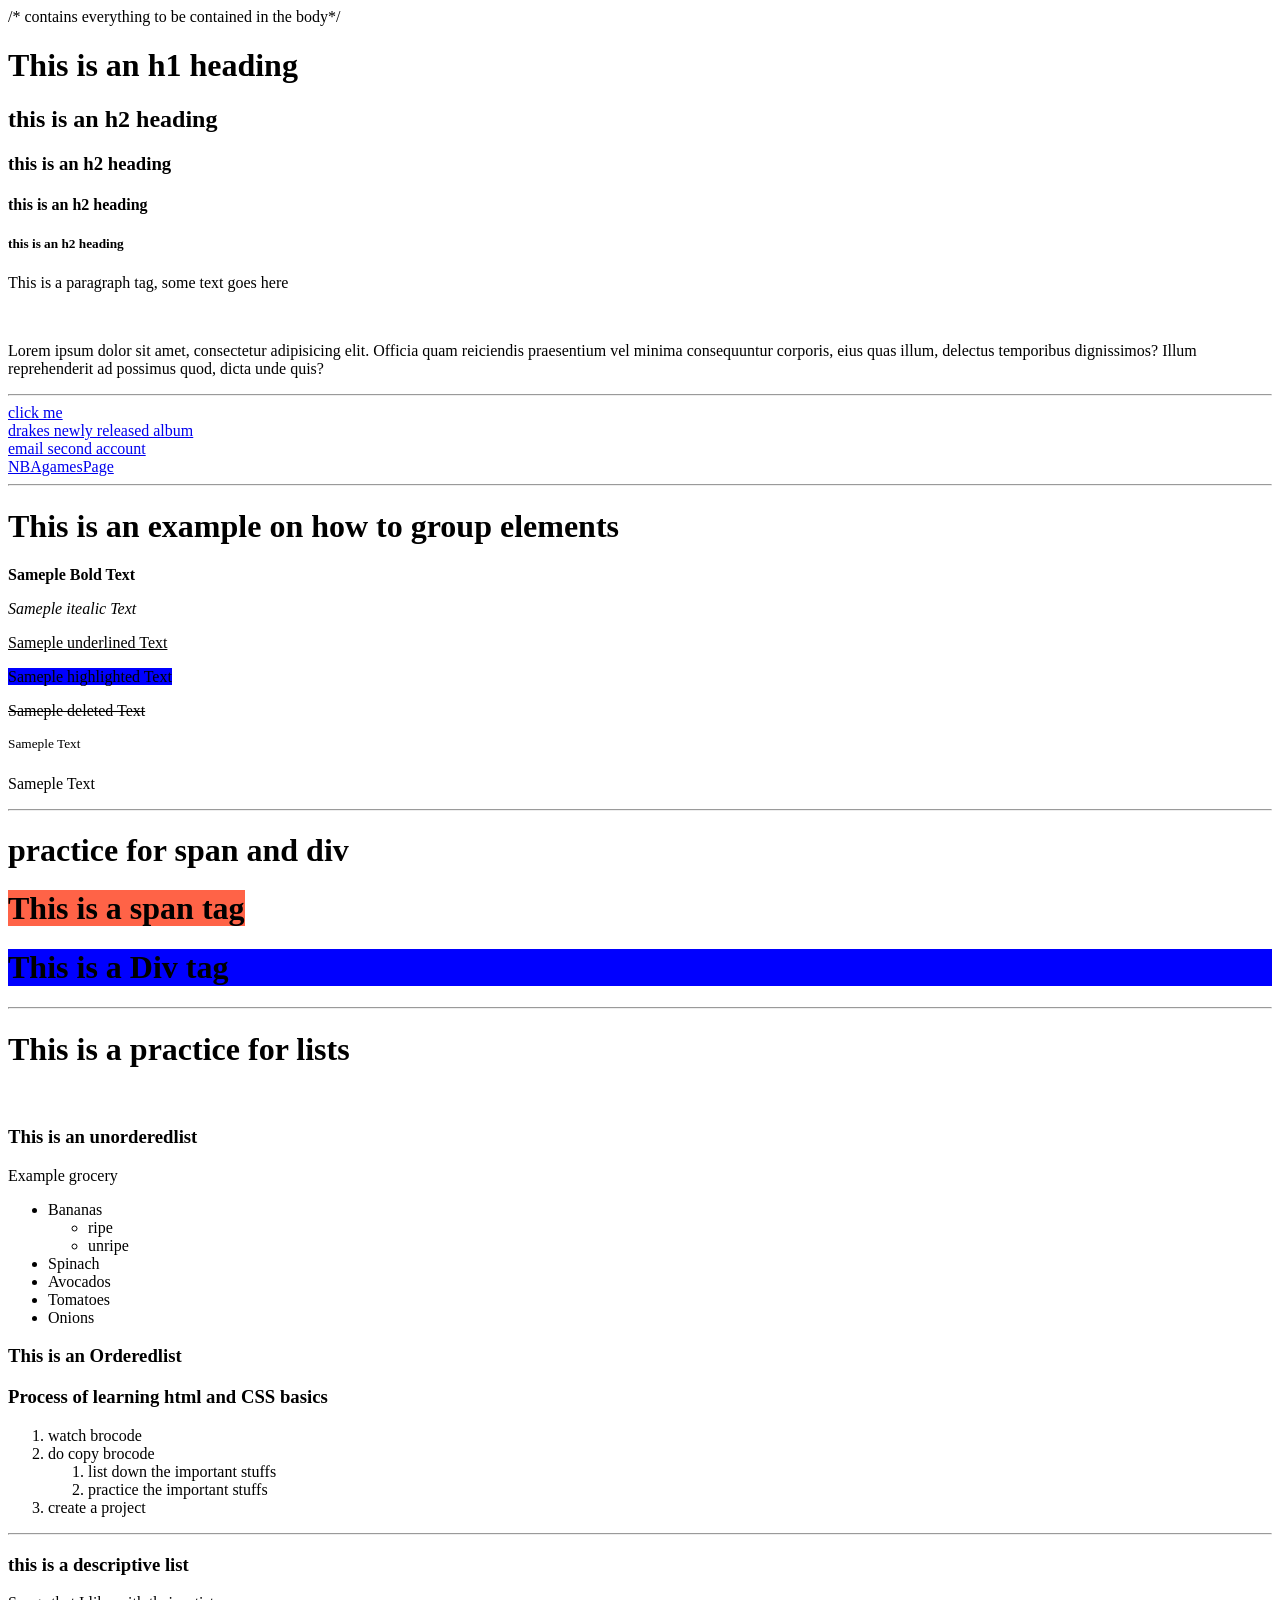
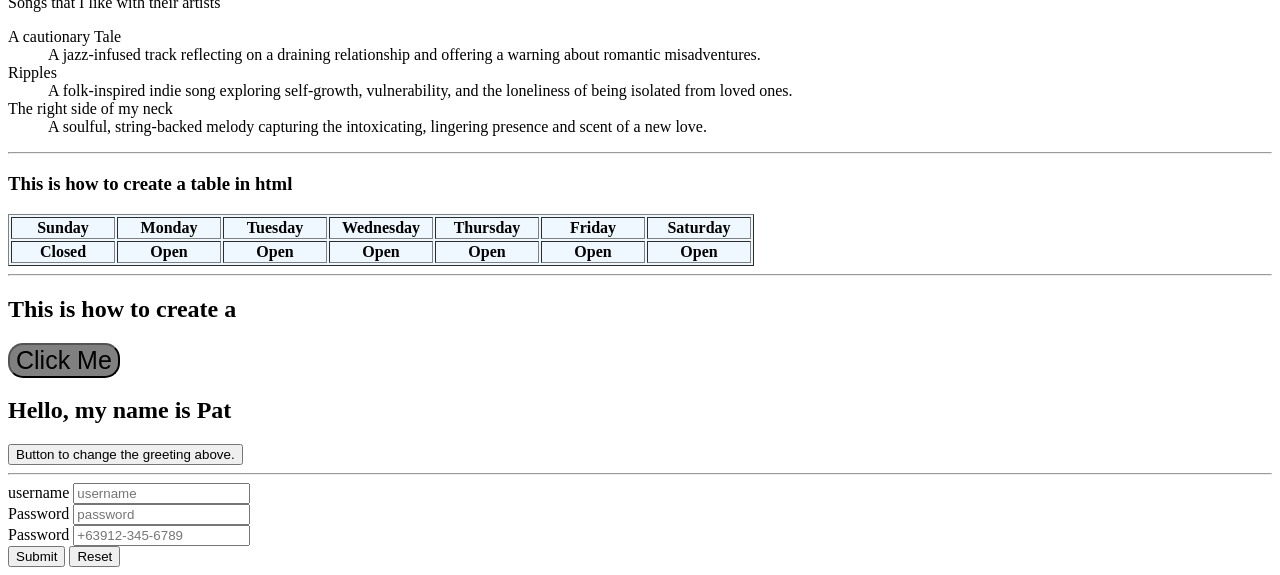
<file: index.html>
<!DOCTYPE HTML>
<html>
<head>
    <meta charset="UTF-8">
    <meta http-equiv="X-UA-Compatible" content="IE=edge">
    <meta name="name" content="viewport" content="width=device-width, initial-scale=1.0">
    <title>My first website</title>
    <!--
    <link rel = "icon" type"image/jpg" href ="favicon.jpg">
     -->
</head>

<body>
/* contains everything to be contained in the body*/
<h1>
   This is an h1 heading  
</h1>
<h2> this is an h2 heading</h2>
<h3> this is an h2 heading</h3>
<h4> this is an h2 heading</h4>
<h5> this is an h2 heading</h5>

<p> This is a paragraph tag, some text goes here</p>
<br> <!--this is a line break-->
<p> 
    Lorem ipsum dolor sit amet, consectetur adipisicing elit. Officia 
    quam reiciendis praesentium vel minima consequuntur corporis, eius quas illum, 
    delectus temporibus dignissimos? Illum reprehenderit ad possimus quod, dicta unde 
    quis?
</p>

<hr><!--adds a horizontal line across the page-->

<!--creating a hyperlink
we start of by creating a(anchor) tags
it brings us to the website
"target" opens another tab or another window
"title" places a label when we hover over it-->

<a href="https://gemini.google.com/app/c8f896c82bc20bc8"
target = "_blank"
title ="goes to gemini">
    click me
</a>
<br>
<a href ="drakealbum.html"
target=" "_blank>
    drakes newly released album
</a>
<br>
<a href = "mailto:pashan@addue.edu.ph"
target = "_blank">
    email second account
</a>
<br>
<a href = "NBAScheduleGames.html">NBAgamesPage
</a>

<hr> 
<h1>This is an example on how to group elements</h1>
<p><b>Sameple Bold Text</b></p>
<p><i>Sameple itealic Text</i></p>
<p><u>Sameple underlined Text</u></p>
<p><mark style ="background-color: blue">Sameple highlighted Text</mark></p>
<p><del>Sameple deleted Text</del></p>
<p><sup>Sameple Text</sup></p>
<p>Sameple Text</p>
<hr>
<h1> practice for span and div</h1>

<h1>
    <span style ="background-color:tomato">
         This is a span tag
    </span>
</h1>

<h1>
    <div style = "background-color:blue">
         This is a Div tag
    </div>
</h1>
 

<hr>
<h1>This is a practice for lists</h1>
<br>

<h3>This is an unorderedlist</h3>
<p>Example grocery </p>
<ul>
    <li>Bananas</li>
        <ul>
            <li>ripe</li>
             <li>unripe</li>
        </ul>
    <li>Spinach</li>
    <li>Avocados</li>
    <li>Tomatoes</li>
    <li>Onions</li>
</ul>

<h3>This is an Orderedlist</h3>
<h3> Process of learning html and CSS basics</h3>
<ol>
    <li>watch brocode</li>
    <li>do copy brocode</li>
        <ol>
            <li>list down the important stuffs</li>
            <li>practice the important stuffs</li>
        </ol>
    <li>create a project</li>
</ol>

<hr>
<h3> this is a descriptive list</h3>
<p> Songs that I like with their artists</p>
<dl>
    <dt>A cautionary Tale</dt>
    <dd>
        A jazz-infused track reflecting on a draining 
        relationship and offering a warning about romantic 
        misadventures.
    </dd>

    <dt>Ripples</dt>
    <dd>
        A folk-inspired indie song exploring self-growth, 
        vulnerability, and the loneliness of being isolated
        from loved ones.
    </dd>

    <dt>The right side of my neck</dt>
    <dd>
        A soulful, string-backed melody capturing the intoxicating,
         lingering presence and scent of a new love.
    </dd>
</dl>

<hr>
<h3> This is how to create a table in html</h3>
<table  border="1" style = "background-color:aliceblue">
    <tr align = "center">
        <th width = "100">Sunday</th>
        <th width = "100">Monday</th>
        <th width = "100">Tuesday</th>
        <th width = "100">Wednesday</th>
        <th width = "100">Thursday</th>
        <th width = "100">Friday</th>
        <th width = "100">Saturday</th>
    </tr>
    <tr align = "center">
        <th width = "100">Closed</th>
        <th width = "100">Open</th>
        <th width = "100">Open</th>
        <th width = "100">Open</th>
        <th width = "100">Open</th>
        <th width = "100">Open</th>
        <th width = "100">Open</th>
    </tr>
</table>
<hr>
<h2> This is how to create a </h2>

<a href = "drakealbum.html" target = "_blank">
<button   style = "font-size:25px; background-color:grey; 
color:black; border-radius:15px">
Click Me</button>
</a>


<h2 id = "greeting">Hello, my name is Pat</h2>
<button id = "greetingChanged">Button to change the greeting above.</button>
<script>
   
       const changeGreeting= document.getElementById("greetingChanged");
       const originalGreeting = document.getElementById("greeting");

       changeGreeting.addEventListener("click", function(){
        originalGreeting.textContent = "nice to meet you pat"
       })
    
</script>
<br>
<hr>
<form action = "index.php" method="POST">
    <label for ="username">username</label>
    <input type="text" id = "username" placeholder="username" required>
    <br>
     <label for ="password">Password</label>
    <input type="password" id = "password" placeholder="password" required>
    <br>
    <label for ="phone">Password</label>
    <input type="tel" id = "phone" placeholder="+63912-345-6789" pattern-="[6,3]{2}[0-9]{2} - [0-9]{3} - [0-9]{4}" required>
    <br>

    <input type ="submit">
    <input type ="reset">
</form>










</body>
</html>
</file>
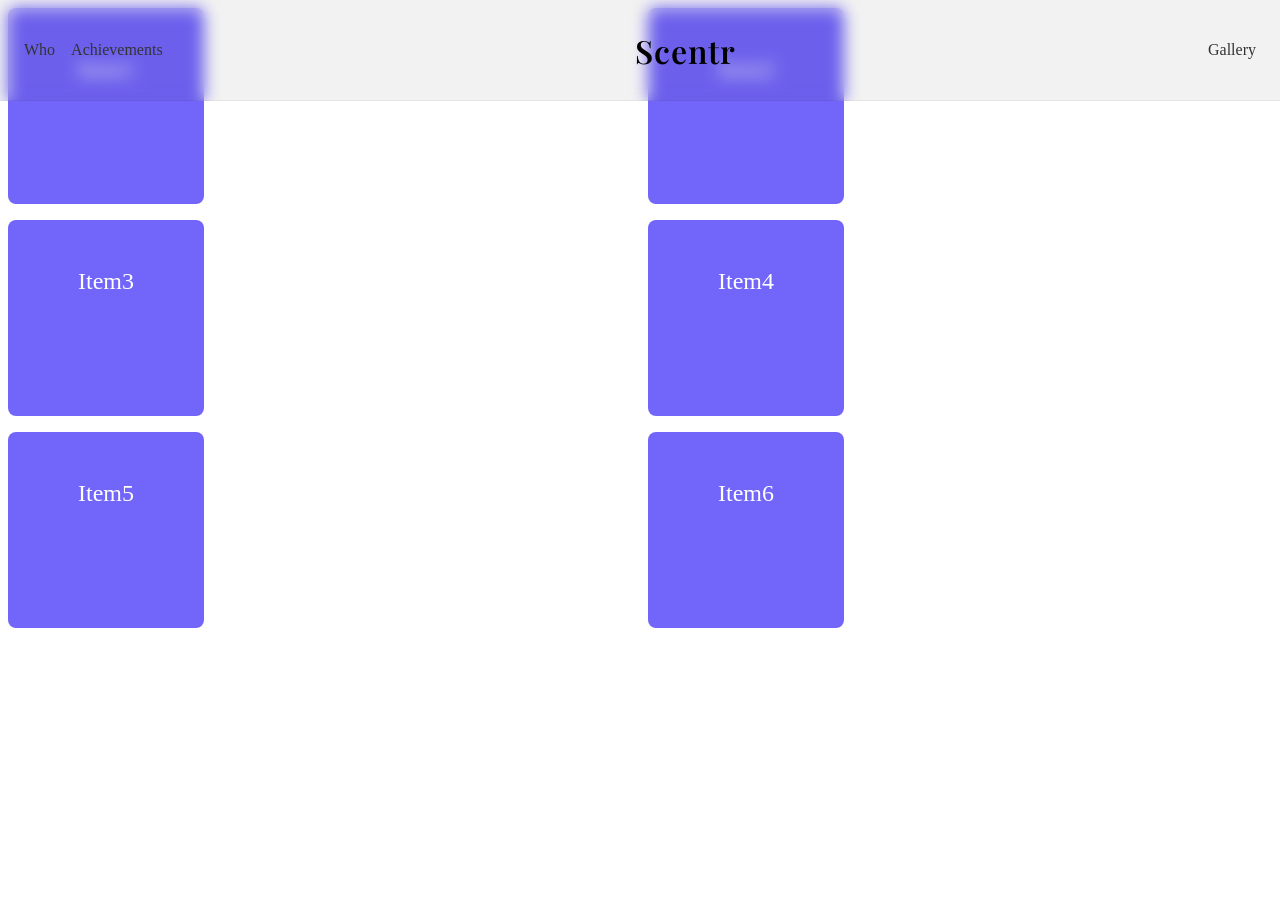
<file: productsDisplayWebsite/index.html>
<!doctype html>
<html>
  <head>
    <meta charset="UTF-8" />
    <meta http-equiv="X-UA-Compatible" content="IE=edge" />
    <meta name="viewport" content="width=device-width, initial-scale=1.0" />
    <title>Who is she?</title>

    <!--<link rel="icon" type="image/jpeg" href="NBAIcon.jpg" />-->

    <link rel="preconnect" href="https://fonts.googleapis.com" />
    <link rel="preconnect" href="https://fonts.gstatic.com" crossorigin />
    <link
      href="https://fonts.googleapis.com/css2?family=Montserrat:ital,wght@0,100..900;1,100..900&family=Playfair+Display:ital,wght@0,400..900;1,400..900&display=swap"
      rel="stylesheet" />

    <link rel="stylesheet" href="style2.css" />
  </head>
  <body>
    <header>
      <div id="headerContainer">
        <!--Left Center Title-->
        <nav id="left-nav" class="nav-group">
          <a href="#aboutLaufey">Who</a>
          <a href="#achievementsDisplay">Achievements</a>
        </nav>

        <!-- Centered Title -->
        <h1 id="headerTitle">Scentr</h1>

        <!-- Right Navigation Links -->
        <nav id="right-nav" class="nav-group">
          <a href="#musicGallery">Gallery</a>
        </nav>
      </div>
    </header>
    <div class="gridContainer" id="itemsDisplay">
      <div class="items">Item1</div>
      <div class="items">Item2</div>
      <div class="items">Item3</div>
      <div class="items">Item4</div>
      <div class="items">Item5</div>
      <div class="items">Item6</div>
    </div>
  </body>
</html>
</file>
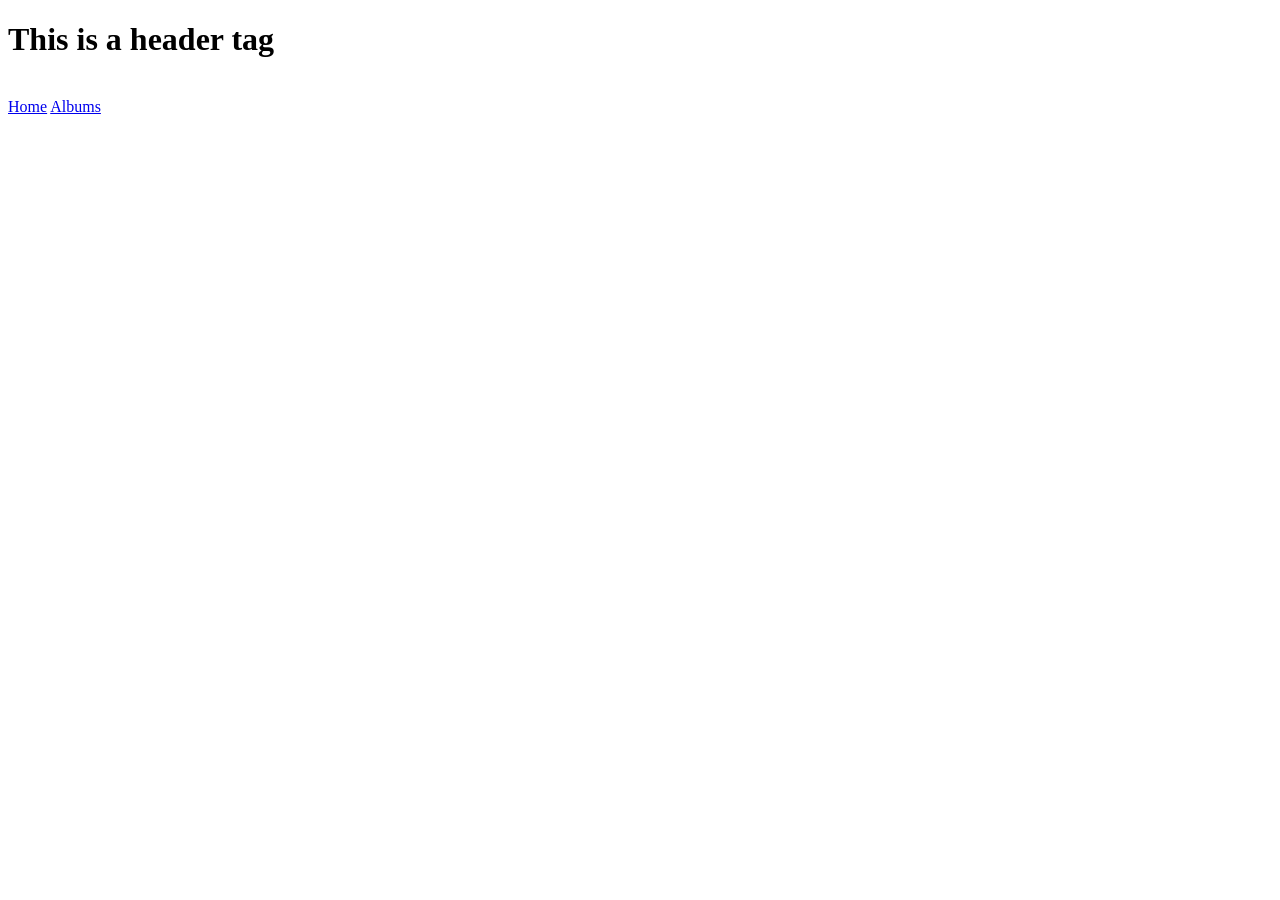
<file: index2.html>
<!DOCTYPE html>
<html>
<head>

</head>

<body>
    <header>
        <span>
        <h1>This is a header tag</h1><br>
        </span>
        <span>
        <a href ="index.html">Home</a>
        <a href ="drakealbum.html">Albums</a>
        
        </span>
    </header>
</body>

</html>
</file>
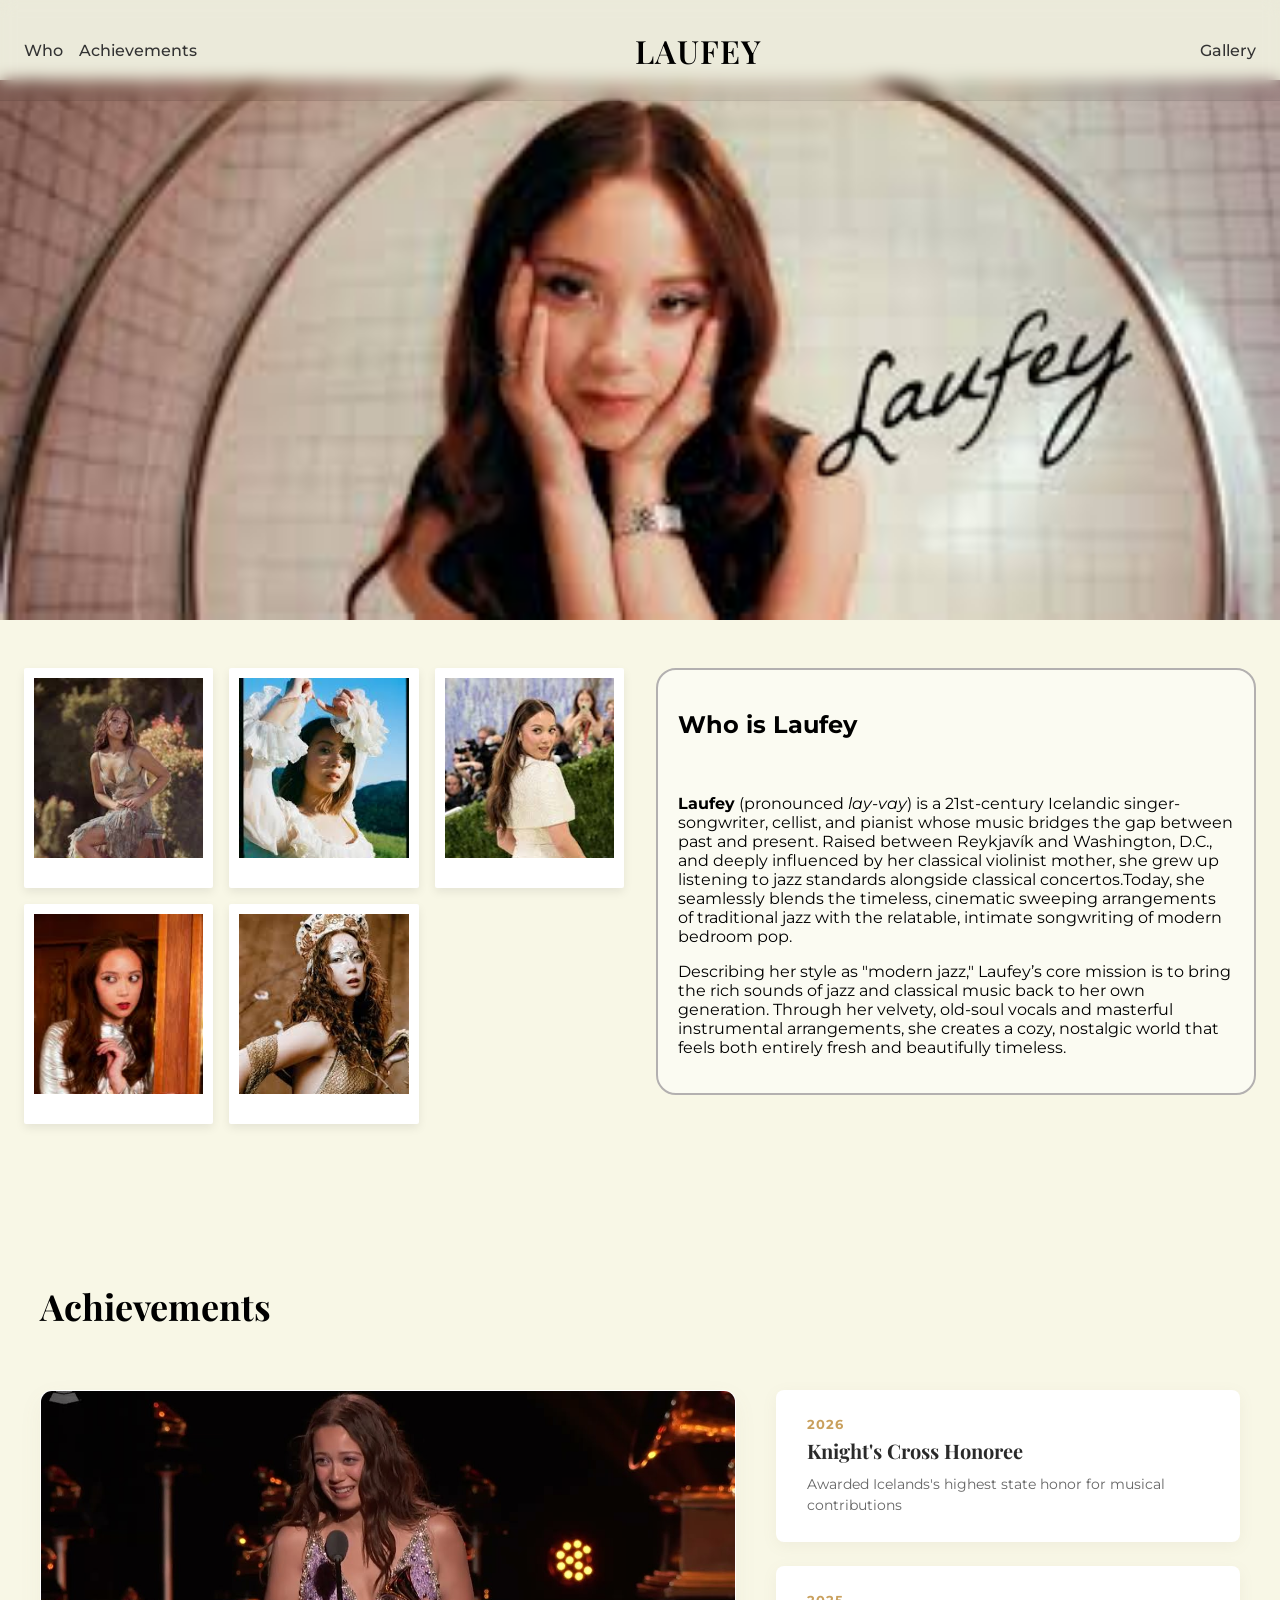
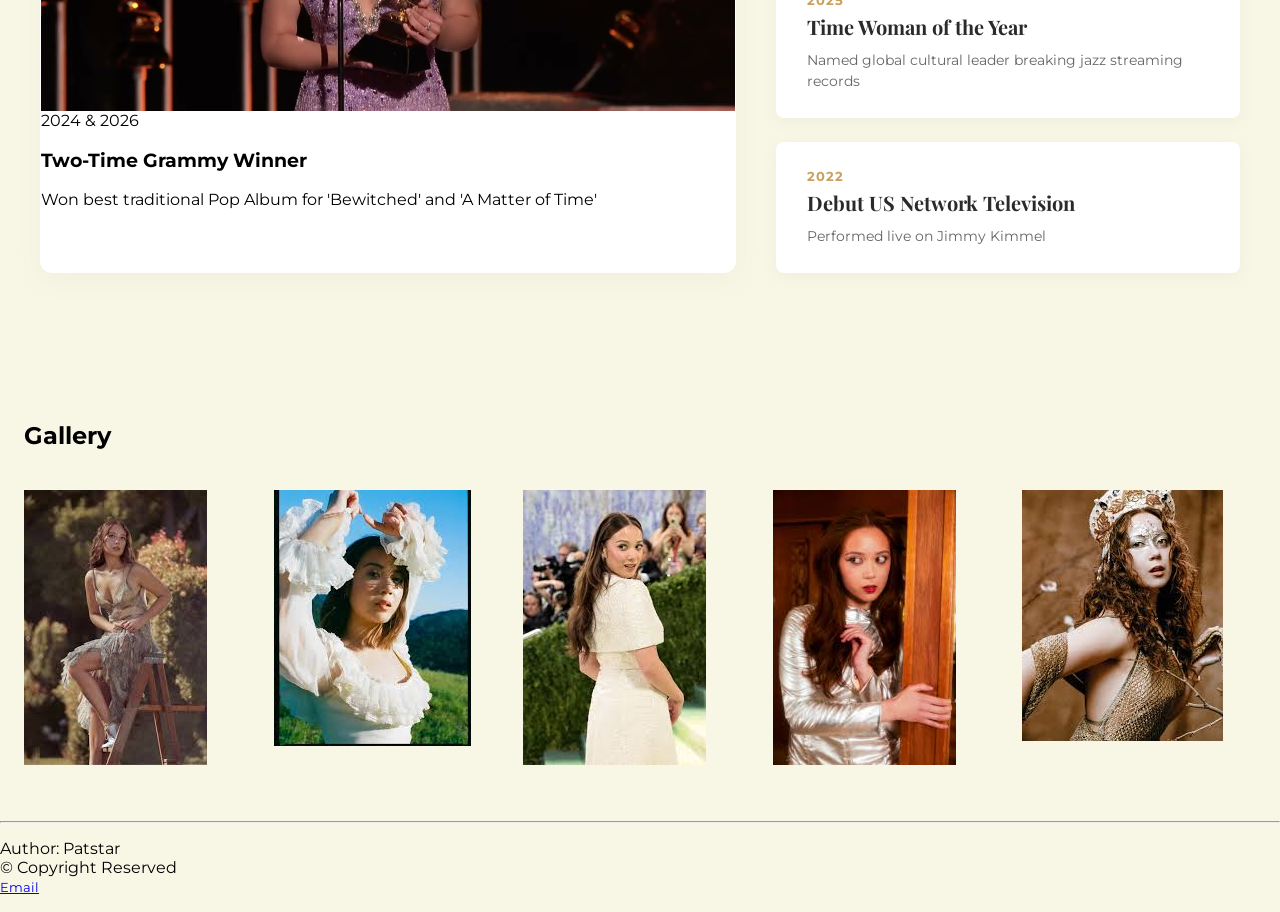
<file: laufeygallery.html>
<!doctype html>
<html>
  <head>
    <meta charset="UTF-8" />
    <meta http-equiv="X-UA-Compatible" content="IE=edge" />
    <meta name="viewport" content="width=device-width, initial-scale=1.0" />
    <title>Who is she?</title>

    <link rel="icon" type="image/jpeg" href="NBAIcon.jpg" />
    <link rel="preconnect" href="https://fonts.googleapis.com" />
    <link rel="preconnect" href="https://fonts.gstatic.com" crossorigin />
    <link
      href="https://fonts.googleapis.com/css2?family=Montserrat:ital,wght@0,100..900;1,100..900&family=Playfair+Display:ital,wght@0,400..900;1,400..900&display=swap"
      rel="stylesheet" />

    <link rel="stylesheet" href="style.css" />
  </head>

  <body>
    <!--Header Part -->
    <header>
      <div id="headerContainer">
        <!--Left Center Title-->
        <nav id="left-nav" class="nav-group">
          <a href="#aboutLaufey">Who</a>
          <a href="#achievementsDisplay">Achievements</a>
        </nav>

        <!-- Centered Title -->
        <h1 id="headerTitle">LAUFEY</h1>

        <!-- Right Navigation Links -->
        <nav id="right-nav" class="nav-group">
          <a href="#musicGallery">Gallery</a>
        </nav>
      </div>
    </header>

    <!--- Page to display basic information about laufey-->
    <div id="CoverPage">
      <img src="LaufeyPhotos/LaufeyLandscape.png" />
    </div>
    <section id="aboutLaufey">
      <div class="photoGrid" id="photoArrangements">
        <img id="photoGridelement1" src="LaufeyPhotos/Laufey1.png" />
        <img id="photoGridelement2" src="LaufeyPhotos/Laufey2.png" />
        <img id="photoGridelement3" src="LaufeyPhotos/Laufey3.png" />
        <img id="photoGridelement4" src="LaufeyPhotos/Laufey4.png" />
        <img id="photoGridelement5" src="LaufeyPhotos/Laufey5.png" />
      </div>

      <div class="bio-text" id="wordings">
        <h2>Who is Laufey</h2>
        <br />
        <p>
          <strong> Laufey</strong> (pronounced <em>lay-vay</em>) is a
          21st-century Icelandic singer-songwriter, cellist, and pianist whose
          music bridges the gap between past and present. Raised between
          Reykjavík and Washington, D.C., and deeply influenced by her classical
          violinist mother, she grew up listening to jazz standards alongside
          classical concertos.Today, she seamlessly blends the timeless,
          cinematic sweeping arrangements of traditional jazz with the
          relatable, intimate songwriting of modern bedroom pop.
        </p>
        <p>
          Describing her style as "modern jazz," Laufey’s core mission is to
          bring the rich sounds of jazz and classical music back to her own
          generation. Through her velvety, old-soul vocals and masterful
          instrumental arrangements, she creates a cozy, nostalgic world that
          feels both entirely fresh and beautifully timeless.
        </p>
      </div>
    </section>

    <!--For the Achievements Page-->
    <section id="achievementsDisplay">
      <h2>Achievements</h2>
      <!--Describes the the recent laufey achievement with a small grid on the left hand side-->
      <div id="leftSide">
        <img
          id="LaufeyGrammyPhoto"
          src="LaufeyPhotos/LaufeyGrammyPhotoLandscape.jpg" />
        <div id="achaievementSpotlight">
          <span>2024 & 2026</span>
          <h3>Two-Time Grammy Winner</h3>
          <p>
            Won best traditional Pop Album for 'Bewitched' and 'A Matter of
            Time'
          </p>
        </div>
      </div>
      <!--Describes the previous achievements of laufey in the right hand side-->
      <div id="achievementList">
        <div id="knightsCrossHonoree" class="achievementCard">
          <span class="cardYear">2026</span>
          <h3>Knight's Cross Honoree</h3>
          <p>
            Awarded Icelands's highest state honor for musical contributions
          </p>
        </div>

        <div id="TimeWomanOfTheYear" class="achievementCard">
          <span class="cardYear">2025</span>
          <h3>Time Woman of the Year</h3>
          <p>Named global cultural leader breaking jazz streaming records</p>
        </div>
        <div id="debutUSNetworkTelevision" class="achievementCard">
          <span class="cardYear">2022</span>
          <h3>Debut US Network Television</h3>
          <p>Performed live on Jimmy Kimmel</p>
        </div>
      </div>
    </section>

    <section id="musicGallery">
      <h2>Gallery</h2>
      <div class="gallery-grid">
        <img src="LaufeyPhotos/Laufey1.png" alt="Laufey portrait 1" />
        <img src="LaufeyPhotos/Laufey2.png" alt="Laufey portrait 2" />
        <img src="LaufeyPhotos/Laufey3.png" alt="Laufey portrait 3" />
        <img src="LaufeyPhotos/Laufey4.png" alt="Laufey portrait 4" />
        <img src="LaufeyPhotos/Laufey5.png" alt="Laufey portrait 5" />
      </div>
    </section>

    <footer>
      <hr />
      <p>
        Author: Patstar<br />
        &copy; Copyright Reserved<br />
        <small><a href="mailto:pashan@addu.edu.ph">Email</a></small>
      </p>
    </footer>
  </body>
</html>
</file>
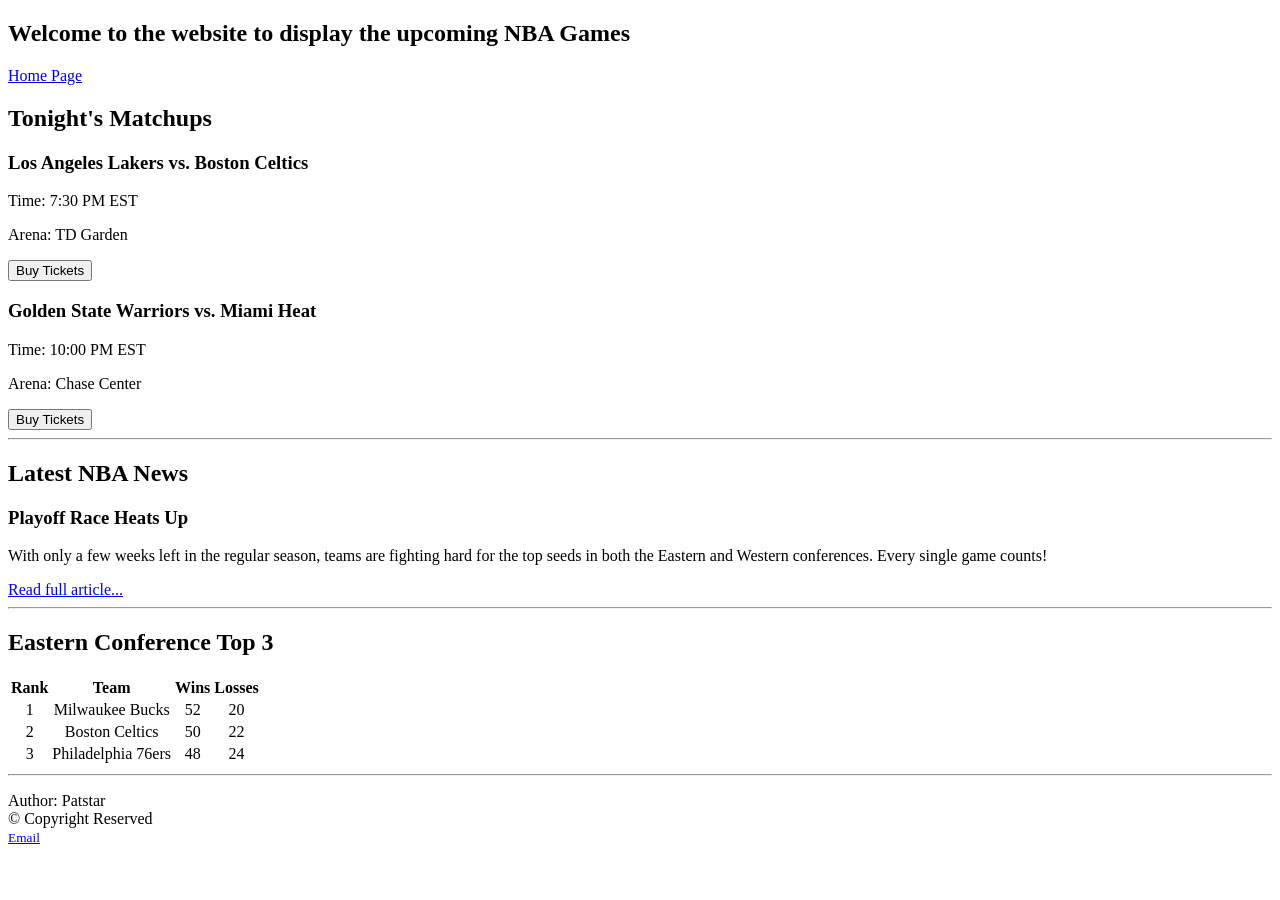
<file: NBAScheduleGames.html>
<!DOCTYPE html>
<html lang="en">
<head>
    <meta charset="UTF-8">
    <meta http-equiv="X-UA-Compatible" content="IE=edge">
    <meta name="viewport" content="width=device-width, initial-scale=1.0">
    <title>My first website</title>
    <link rel="icon" type="image/jpeg" href="NBAIcon.jpg">
    
</head>
<body>

    <header>
        <div>
            <h2 id="mainTitle">Welcome to the website to display the upcoming NBA Games</h2>
            <nav id="Links">
                <a href="index.html">Home Page</a>
            </nav>
        </div>
    </header>

    <main>
        
        <section id="upcoming-games">
            <h2>Tonight's Matchups</h2>
            
            <div class="game-card">
                <h3>Los Angeles Lakers vs. Boston Celtics</h3>
                <p class="game-time">Time: 7:30 PM EST</p>
                <p class="game-location">Arena: TD Garden</p>
                <button class="ticket-btn">Buy Tickets</button>
            </div>

            <div class="game-card">
                <h3>Golden State Warriors vs. Miami Heat</h3>
                <p class="game-time">Time: 10:00 PM EST</p>
                <p class="game-location">Arena: Chase Center</p>
                <button class="ticket-btn">Buy Tickets</button>
            </div>
        </section>

        <hr>

        <section id="news">
            <h2>Latest NBA News</h2>
            <article class="news-item">
                <h3>Playoff Race Heats Up</h3>
                <p>With only a few weeks left in the regular season, teams are fighting hard for the top seeds in both the Eastern and Western conferences. Every single game counts!</p>
                <a href="#" class="read-more">Read full article...</a>
            </article>
        </section>

        <hr>

        <section id="standings">
            <h2>Eastern Conference Top 3</h2>
            <table class="standings-table">
                <thead>
                    <tr align = "center">
                        <th>Rank</th>
                        <th>Team</th>
                        <th>Wins</th>
                        <th>Losses</th>
                    </tr>
                </thead>
                <tbody>
                    <tr align = "center">
                        <td>1</td>
                        <td>Milwaukee Bucks</td>
                        <td>52</td>
                        <td>20</td>
                    </tr>
                    <tr align = "center">
                        <td>2</td>
                        <td>Boston Celtics</td>
                        <td>50</td>
                        <td>22</td>
                    </tr>
                    <tr align = "center">
                        <td>3</td>
                        <td>Philadelphia 76ers</td>
                        <td>48</td>
                        <td>24</td>
                    </tr>
                </tbody>
            </table>
        </section>

    </main>

    <footer>
        <hr>
        <p>
            Author: Patstar<br>
            &copy; Copyright Reserved<br>
            <small><a href="mailto:pashan@addu.edu.ph">Email</a></small>
        </p>
    </footer>

</body>
</html>
</file>
<file: productsDisplayWebsite/style2.css>
#itemsDisplay {
  display: grid;
  grid-template-columns: 1fr 1fr;
  grid-auto-rows: auto;
  gap: 1em;
  grid-auto-flow: row;
}
.items {
  padding: 2em;
  background-color: rgb(114, 101, 249);
  color: white;
  text-align: center;
  border-radius: 8px;
  font-size: 1.5rem;
  height: 100px;
  width: 100px;
}
header {
  height: 100px;
  background-color: rgba(0, 0, 0, 0.05);
  backdrop-filter: blur(
    8px
  ); /* Adds a gorgeous blurry glass effect behind the nav links */

  /* THE STICKY ENGINE */
  position: fixed;
  top: 0;
  left: 0;
  width: 100%;
  z-index: 1000; /* Forces the header to stay on top of your floating cards */

  border-bottom: 1px solid rgba(0, 0, 0, 0.05); /* Soft divider line */
}

#headerContainer {
  height: 100%;
  display: flex;
  align-items: center;
  justify-content: space-between;
  padding: 0 24px;
}
#headerContainer .nav-group {
  display: flex;
  gap: 16px;
}
#headerContainer a {
  text-decoration: none;
  color: #333;
  font-weight: 500;
}
#headerTitle {
  font-family: "Playfair Display", serif;
  font-weight: 600;
  letter-spacing: 1px;
  font-size: 2em;
  text-align: center;
}
</file>
<file: style.css>
html {
  scroll-behavior: smooth;
  margin: 0;
  padding: 0;

  /* Turns on scroll snapping for the whole page */
  scroll-snap-type: y mandatory;
  overflow-y: scroll;
  scroll-padding-top: 80px;
}
body {
  background-color: #f8f7e6;
  margin: 0;
  scroll-behavior: smooth;
  font-family: "Montserrat", sans-serif;
  scroll-snap-type: y mandatory;
  overflow-y: scroll;
}
header {
  height: 100px;
  background-color: rgba(0, 0, 0, 0.05);
  backdrop-filter: blur(
    8px
  ); /* Adds a gorgeous blurry glass effect behind the nav links */

  /* THE STICKY ENGINE */
  position: fixed;
  top: 0;
  left: 0;
  width: 100%;
  z-index: 1000; /* Forces the header to stay on top of your floating cards */

  border-bottom: 1px solid rgba(0, 0, 0, 0.05); /* Soft divider line */
}
#CoverPage {
  margin-top: 80px; /* Exactly matches your header height so nothing gets hidden! */
}
#headerContainer {
  height: 100%;
  display: flex;
  align-items: center;
  justify-content: space-between;
  padding: 0 24px;
}
#headerContainer .nav-group {
  display: flex;
  gap: 16px;
}
#headerContainer a {
  text-decoration: none;
  color: #333;
  font-weight: 500;
}
#headerTitle {
  font-family: "Playfair Display", serif;
  font-weight: 600;
  letter-spacing: 1px;
  font-size: 2em;
  text-align: center;
}
#CoverPage img {
  width: 100%;
  display: block;
}
section {
  padding: 48px 24px;
}

#aboutLaufey {
  display: grid;
  grid-template-columns: repeat(auto-fit, minmax(280px, 1fr));
  gap: 32px;
  align-items: start;
}

/*Arranging the photogrids*/
#photoArrangements {
  display: grid;
  grid-template-columns: repeat(6, 1fr);
  gap: 16px; /* Spacing between the polaroids */
  align-items: start;
}
/* 2. Turn each image container into a white Polaroid frame */
#photoArrangements img {
  width: 100%;
  height: 220px; /* FIXED: Setting a height allows object-fit to work! */
  display: block;
  object-fit: cover; /* Now this safely crops your images without squishing them */
  object-position: top;

  /* Polaroid Frame Styling */
  background-color: #ffffff;
  padding: 10px 10px 30px 10px;
  border-radius: 2px;
  box-shadow: 0px 4px 10px rgba(0, 0, 0, 0.08);
  box-sizing: border-box;
}
/* 3. Manipulate Row 1 (The first 3 images span 2 columns each = 6 total) */
#photoArrangements img:nth-child(1),
#photoArrangements img:nth-child(2),
#photoArrangements img:nth-child(3) {
  grid-column: span 2;
}

/* 4. Manipulate Row 2 (The last 2 images span 3 columns each = 6 total) */
#photoArrangements img:nth-child(4),
#photoArrangements img:nth-child(5) {
  grid-column: span 2;
}

/*For the gallery part of the Music Gallery part of the code */
#musicGallery {
  display: grid;
  gap: 20px;
}
#musicGallery .gallery-grid {
  display: grid;
  grid-template-columns: repeat(auto-fit, minmax(180px, 1fr));
  gap: 16px;
}
#wordings {
  border: 2px solid rgb(179, 176, 176);
  border-radius: 20px;
  padding: 20px;
  background: rgba(255, 255, 255, 0.5);
}

/*For the Achievements Part of the code */
#achievementsDisplay {
  display: grid;
  grid-template-columns: 1.2fr 0.8fr;
  gap: 40px;
  padding: 80px 24px;
  max-width: 1200px; /* Prevents the layout from stretching too wide on giant monitors */
  margin: 0 auto; /* Perfectly centers the entire section on the screen */
}
#achievementsDisplay h2 {
  /* Tell the heading to start at column line 1 and span across 3 lines (all the way across) */
  grid-column: 1 / span 2;
  font-family: "Playfair Display", serif;
  font-size: 36px;
  margin-bottom: 20px;
}
#LaufeyGrammyPhoto {
  width: 100%; /* Forces the image to seamlessly fill the card from edge to edge */
  height: 320px; /* Gives it a powerful, cinematic height */
  object-fit: cover;
  display: block;
  transition: transform 0.5s ease; /* Prepares the image for a smooth zoom */
}
#leftSide {
  background-color: white;
  border-radius: 12px; /* Slightly rounder for a softer, organic feel */
  box-shadow: 0 8px 24px rgba(140, 122, 107, 0.06);
  border: 1px solid transparent;
  overflow: hidden; /* CRITICAL: Clips the image corners to the card's border-radius */
  transition: all 0.4s cubic-bezier(0.16, 1, 0.3, 1); /* Ultra-smooth professional easing */
}

/* 2. FIXED HOVER: Changed '.' to '#' and capitalized the 'S' to match your HTML exactly! */
#leftSide:hover {
  transform: translateY(-6px);
  box-shadow: 0 20px 38px rgba(140, 122, 107, 0.12);
  border-color: #c9a05d;
  cursor: pointer;
}

/* Secret Trick: When the parent card (#leftSide) is hovered, zoom the image inside it! */
#leftSide:hover #LaufeyGrammyPhoto {
  transform: scale(1.04);
}
/* 1. THE RIGHT-SIDE COLUMN PACKAGING */
#achievementList {
  display: flex;
  flex-direction: column;
  /* This creates a uniform 24px vertical gap between each card box */
  gap: 24px;
}

/* 2. THE DESIGN FOR EACH INDIVIDUAL CARD BOX */
.achievementCard {
  background-color: #ffffff; /* Pure white contrast pops out beautifully against a cream body */
  padding: 25px 30px; /* Internal breathing room inside the box */
  border-radius: 8px; /* Clean, modern rounded corners */

  /* A very soft, subtle shadow so it looks like it's lifting off the page */
  box-shadow: 0 4px 15px rgba(140, 122, 107, 0.08);

  /* Smoothly animates EVERYTHING (transform, shadow, border) over 0.3 seconds */
  transition: all 0.3s ease;

  /* Ensure a transparent border exists so the page doesn't jitter when highlighted */
  border: 1px solid transparent;
}

/* 3. THE HOVER HIGHLIGHT STIMULUS */
.achievementCard:hover {
  /* Effect A: The card physically floats upwards by 5 pixels */
  transform: translateY(-5px);

  /* Effect B: The shadow grows deeper and wider, mimicking a real light source */
  box-shadow: 0 12px 24px rgba(140, 122, 107, 0.15);

  /* Effect C: Highlight the border with a soft, elegant vintage gold or taupe accent line */
  border-color: #c9a05d;

  /* Optional: make the mouse cursor change to a pointer hand */
  cursor: pointer;
}

/* 4. TYPOGRAPHY ACCENTS INSIDE CARDS */
.cardYear {
  font-family: "Montserrat", sans-serif;
  font-weight: 700;
  font-size: 13px;
  color: #c9a05d; /* Gold accent color for the year stamp */
  letter-spacing: 1px;
  display: block;
  margin-bottom: 5px;
}

.achievementCard h3 {
  font-family: "Playfair Display", serif;
  font-size: 20px;
  color: #2a2a2a;
  margin: 0 0 10px 0;
}

.achievementCard p {
  font-family: "Montserrat", sans-serif;
  font-size: 14px;
  color: #666666; /* Charcoal gray makes long descriptions easier on the eyes */
  line-height: 1.5;
  margin: 0;
}
</file>
